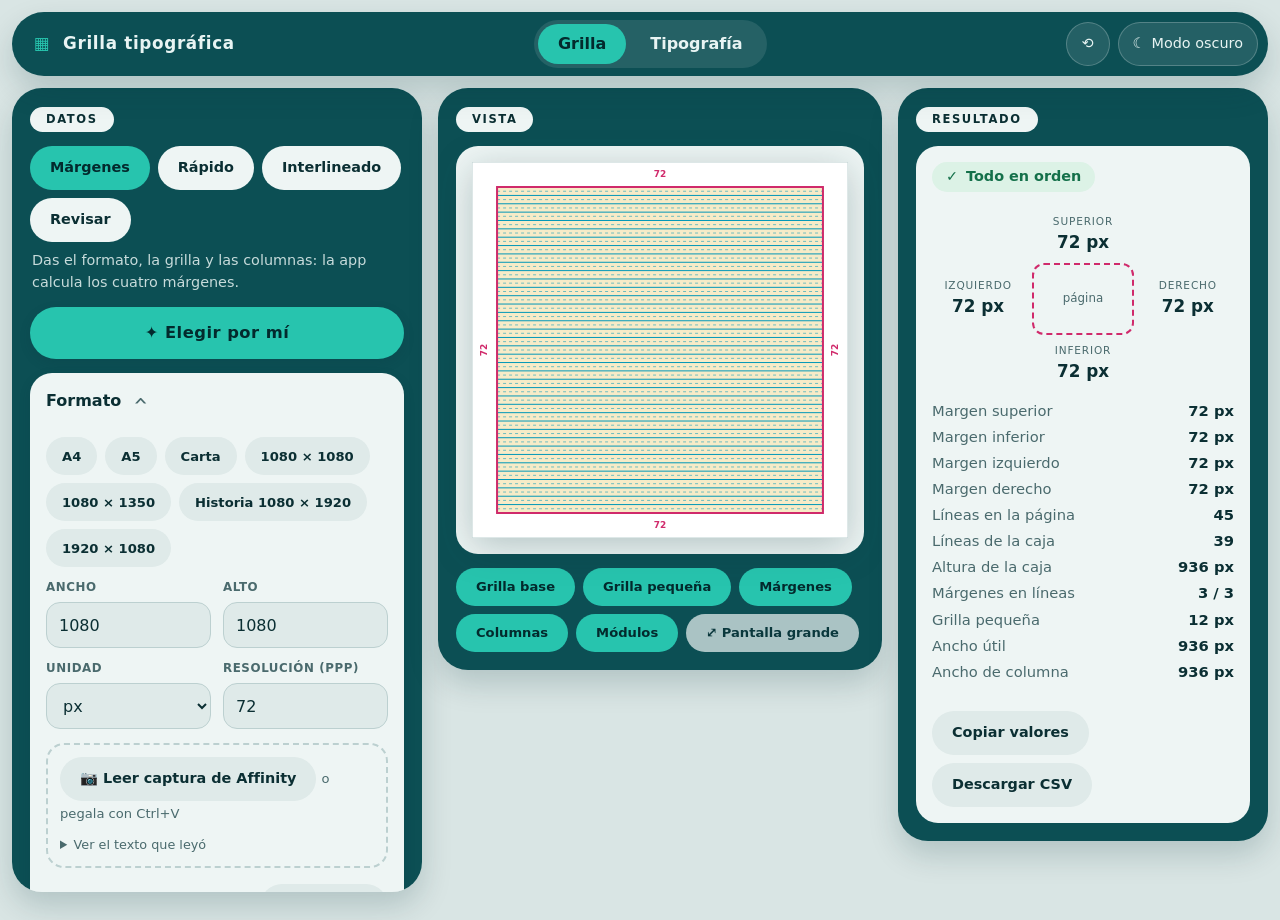
<file: index.html>
<!DOCTYPE html>
<html lang="es">
<head>
  <meta charset="UTF-8">
  <meta name="viewport" content="width=device-width, initial-scale=1, viewport-fit=cover">
  <meta name="theme-color" content="#0c4f54">
  <title>Grilla tipográfica</title>
  <link rel="stylesheet" href="estilos.css">
  <script src="tema.js"></script>
</head>
<body data-vista="datos">

  <!-- --- BARRA SUPERIOR ---------------------------------------------------------------- -->
  <header class="barra-superior">
    <h1><span class="logo" aria-hidden="true">▦</span><span class="texto-titulo"> Grilla tipográfica</span></h1>
    <nav class="secciones" aria-label="Secciones de la app">
      <button type="button" class="seccion" data-seccion="grilla" aria-current="page">Grilla</button>
      <button type="button" class="seccion" data-seccion="tipografia" aria-current="false">Tipografía</button>
    </nav>
    <div class="acciones-superiores">
      <button type="button" class="boton-icono" id="boton-restablecer" title="Restablecer datos" aria-label="Restablecer datos">⟲</button>
    </div>
  </header>

  <main class="espacio espacio-grilla">

    <!-- --- PANEL 1: DATOS ---------------------------------------------------------------- -->
    <section class="panel panel-datos" aria-labelledby="titulo-datos">
      <span class="pestana" id="titulo-datos">Datos</span>

      <div class="objetivos" role="group" aria-label="Qué querés obtener">
        <button type="button" class="chip chip-objetivo" data-objetivo="margenes">Márgenes</button>
        <button type="button" class="chip chip-objetivo" data-objetivo="rapido">Rápido</button>
        <button type="button" class="chip chip-objetivo" data-objetivo="interlineado">Interlineado</button>
        <button type="button" class="chip chip-objetivo" data-objetivo="verificar">Revisar</button>
      </div>
      <p class="descripcion-objetivo" id="descripcion-objetivo"></p>

      <button type="button" class="boton boton-sugerir" id="boton-sugerir">✦ Elegir por mí</button>

      <form id="formulario" autocomplete="off">

        <!-- --- TARJETA: FORMATO ------------------------------------------------------------ -->
        <details class="tarjeta" data-paso="formato" open>
          <summary><span class="titulo-tarjeta">Formato</span><span class="resumen" data-resumen="formato"></span></summary>
          <div class="cuerpo">
            <div class="chips-formato" id="chips-formato" aria-label="Formatos frecuentes"></div>
            <div class="fila">
              <label>Ancho<input type="number" name="ancho" min="0" step="any" inputmode="decimal"></label>
              <label>Alto<input type="number" name="alto" min="0" step="any" inputmode="decimal"></label>
            </div>
            <div class="fila">
              <label>Unidad
                <select name="unidad">
                  <option value="px">px</option><option value="pt">pt</option><option value="mm">mm</option>
                  <option value="cm">cm</option><option value="in">pulgadas</option>
                </select></label>
              <label>Resolución (ppp)<input type="number" name="ppp" min="1" step="any" inputmode="decimal"></label>
            </div>
            <div class="captura">
              <input type="file" id="archivo-captura" accept="image/*" hidden>
              <button type="button" class="chip" id="boton-captura">📷 Leer captura de Affinity</button>
              <span class="ayuda">o pegala con Ctrl+V</span>
              <p class="ayuda" id="estado-captura" aria-live="polite"></p>
              <details class="texto-leido"><summary>Ver el texto que leyó</summary><pre id="texto-leido"></pre></details>
            </div>
            <button type="button" class="chip siguiente" data-siguiente>Siguiente ›</button>
          </div>
        </details>

        <!-- --- TARJETA: GRILLA BASE ---------------------------------------------------------- -->
        <details class="tarjeta" data-paso="grilla">
          <summary><span class="titulo-tarjeta">Grilla base</span><span class="resumen" data-resumen="grilla"></span></summary>
          <div class="cuerpo">
            <div class="fila">
              <label data-objetivos="margenes rapido verificar">Interlineado<input type="number" name="interlineado" min="0" step="any" inputmode="decimal"></label>
              <label>Unidad del interlineado
                <select name="unidadInterlineado"><option value="px">px</option><option value="pt">pt</option><option value="mm">mm</option></select></label>
            </div>
            <div class="fila">
              <label data-objetivos="margenes rapido verificar">Módulos (filas)<input type="number" name="filas" min="1" step="1" inputmode="numeric"></label>
              <label data-objetivos="margenes verificar">Líneas por módulo<input type="number" name="lineasPorModulo" min="1" step="1" inputmode="numeric"></label>
            </div>
            <div class="fila">
              <label data-objetivos="margenes verificar">Líneas entre módulos<input type="number" name="lineasMedianil" min="0" step="1" inputmode="numeric"></label>
              <label data-objetivos="margenes verificar">Márgenes verticales
                <select name="modoMargenes"><option value="clasico">Clásicos</option><option value="libre">Libres</option></select></label>
            </div>
            <div class="fila">
              <label data-objetivos="rapido">Margen aproximado (opcional)<input type="number" name="margenAproximado" min="0" step="any" inputmode="decimal"></label>
              <label data-objetivos="interlineado">Margen deseado<input type="number" name="margenDeseado" min="0" step="any" inputmode="decimal"></label>
            </div>
            <div class="fila">
              <label>Grilla pequeña (para notas)
                <select name="subdivision" data-numerico><option value="2">Mitad (½)</option><option value="3">Tercio (⅓)</option><option value="4">Cuarto (¼)</option><option value="1">Sin grilla pequeña</option></select></label>
            </div>
            <p class="ayuda" data-objetivos="rapido">El espacio entre módulos es de una línea.</p>
            <button type="button" class="chip siguiente" data-siguiente>Siguiente ›</button>
          </div>
        </details>

        <!-- --- TARJETA: MÁRGENES (solo al revisar una grilla completa) ----------------------- -->
        <details class="tarjeta" data-paso="margenes">
          <summary><span class="titulo-tarjeta">Márgenes</span><span class="resumen" data-resumen="margenes"></span></summary>
          <div class="cuerpo">
            <div class="fila">
              <label>Superior<input type="number" name="margenSuperior" min="0" step="any" inputmode="decimal"></label>
              <label>Inferior<input type="number" name="margenInferior" min="0" step="any" inputmode="decimal"></label>
            </div>
            <div class="fila">
              <label>Izquierdo<input type="number" name="margenIzquierdo" min="0" step="any" inputmode="decimal"></label>
              <label>Derecho<input type="number" name="margenDerecho" min="0" step="any" inputmode="decimal"></label>
            </div>
            <p class="ayuda">Con márgenes verticales clásicos, superior e inferior se calculan solos.</p>
            <button type="button" class="chip siguiente" data-siguiente>Siguiente ›</button>
          </div>
        </details>

        <!-- --- TARJETA: COLUMNAS ------------------------------------------------------------ -->
        <details class="tarjeta" data-paso="columnas">
          <summary><span class="titulo-tarjeta">Columnas</span><span class="resumen" data-resumen="columnas"></span></summary>
          <div class="cuerpo">
            <div class="fila">
              <label>Cantidad<input type="number" name="columnas" min="1" step="1" inputmode="numeric"></label>
              <label>Medianil<input type="number" name="medianil" min="0" step="any" inputmode="decimal"></label>
            </div>
            <div class="fila">
              <label data-objetivos="margenes">Ancho de columna (opcional)<input type="number" name="anchoColumna" min="0" step="any" inputmode="decimal"></label>
            </div>
            <p class="ayuda" data-objetivos="margenes">Si lo dejás en 0, los márgenes laterales quedan iguales a los verticales.</p>
          </div>
        </details>

      </form>
      <button type="button" class="chip" id="boton-abrir-todas">Abrir todas</button>
    </section>

    <!-- --- PANEL 2: VISTA PREVIA ---------------------------------------------------------- -->
    <section class="panel panel-vista" aria-labelledby="titulo-vista">
      <span class="pestana" id="titulo-vista">Vista</span>
      <div class="lienzo" id="lienzo"></div>
      <div class="capas" role="group" aria-label="Capas del dibujo">
        <button type="button" class="chip" data-capa="lineas" aria-pressed="true">Grilla base</button>
        <button type="button" class="chip" data-capa="pequena" aria-pressed="true">Grilla pequeña</button>
        <button type="button" class="chip" data-capa="margenes" aria-pressed="true">Márgenes</button>
        <button type="button" class="chip" data-capa="columnas" aria-pressed="true">Columnas</button>
        <button type="button" class="chip" data-capa="modulos" aria-pressed="true">Módulos</button>
        <button type="button" class="chip activo" id="boton-ampliar">⤢ Pantalla grande</button>
      </div>
    </section>

    <!-- --- PANEL 3: RESULTADOS ------------------------------------------------------------ -->
    <section class="panel panel-resultados" aria-labelledby="titulo-resultado" aria-live="polite">
      <span class="pestana" id="titulo-resultado">Resultado</span>
      <div class="contenido-resultado">
        <div id="insignia" class="insignia ok"></div>
        <div id="nota-sugerencia"></div>
        <div id="mensajes"></div>
        <div class="esquema" id="esquema" hidden></div>
        <dl id="datos"></dl>
        <ul class="opciones-lista" id="opciones"></ul>
        <div class="acciones">
          <button type="button" class="chip" id="boton-copiar">Copiar valores</button>
          <button type="button" class="chip" id="boton-csv">Descargar CSV</button>
        </div>
      </div>
    </section>

  </main>

  <!-- --- SECCIÓN TIPOGRAFÍA: jerarquías sobre la grilla ------------------------------------- -->
  <main class="espacio espacio-tipo">
    <section class="panel" aria-labelledby="titulo-niveles">
      <span class="pestana" id="titulo-niveles">Jerarquía</span>
      <details class="tarjeta" open>
        <summary><span class="titulo-tarjeta">Generar escala desde la grilla</span></summary>
        <div class="cuerpo">
          <div class="fila">
            <label>Tipografía base<input id="tipo-base" list="lista-fuentes"></label>
            <label>Cuerpo (pt)<input type="number" id="tipo-cuerpo" min="4" step="0.5" inputmode="decimal"></label>
          </div>
          <div class="fila">
            <label>Razón de escala
              <select id="tipo-razon"><option value="1.125">1,125 · segunda mayor</option><option value="1.2">1,2 · tercera menor</option><option value="1.25">1,25 · tercera mayor</option><option value="1.333">1,333 · cuarta justa</option><option value="1.5">1,5 · quinta justa</option><option value="1.618">1,618 · áurea</option></select></label>
            <label>Interlineado de la grilla<input id="tipo-interlineado-base" readonly></label>
          </div>
          <div class="acciones" style="margin-top:14px">
            <button type="button" class="chip activo" id="tipo-generar">Generar niveles</button>
            <button type="button" class="chip" id="tipo-fuentes">Cargar mis fuentes</button>
          </div>
          <p class="ayuda" id="tipo-fuentes-estado">Podés escribir el nombre de cualquier tipografía instalada.</p>
        </div>
      </details>
      <div id="niveles"></div>
      <button type="button" class="chip" id="tipo-agregar">+ Agregar nivel</button>
      <datalist id="lista-fuentes"><option value="Arial"><option value="Georgia"><option value="Times New Roman"><option value="Verdana"><option value="Courier New"></datalist>
    </section>
    <section class="panel" aria-labelledby="titulo-hoja">
      <span class="pestana" id="titulo-hoja">Hoja de prueba</span>
      <div class="lienzo" id="hoja"></div>
      <div class="acciones" style="margin-top:14px">
        <button type="button" class="chip activo" id="tipo-ampliar">⤢ Pantalla grande</button>
        <button type="button" class="chip" id="tipo-copiar">Copiar paleta</button>
        <button type="button" class="chip" id="tipo-png">Exportar PNG</button>
        <button type="button" class="chip" id="tipo-pdf">Exportar PDF</button>
      </div>
      <div class="contenido-resultado" id="paleta" style="margin-top:14px"></div>
    </section>
  </main>
  <!-- --- VISOR A PANTALLA GRANDE (grilla y hoja de tipografía) ------------------------------- -->
  <dialog id="visor" aria-label="Vista ampliada">
    <div class="visor-barra">
      <strong id="visor-titulo">Vista ampliada</strong>
      <div class="acciones">
        <button type="button" class="chip" id="visor-menos" aria-label="Alejar">−</button>
        <button type="button" class="chip" id="visor-ajustar">Ajustar</button>
        <button type="button" class="chip" id="visor-mas" aria-label="Acercar">+</button>
        <button type="button" class="chip activo" id="visor-cerrar">Cerrar ✕</button>
      </div>
    </div>
    <div class="visor-cuerpo" id="visor-cuerpo"></div>
  </dialog>
  <div id="hoja-impresion" aria-hidden="true"></div>
  <style id="estilo-pagina"></style>

  <!-- --- NAVEGACIÓN INFERIOR (solo en celular) ------------------------------------------------ -->
  <nav class="pestanas-inferiores" aria-label="Secciones">
    <button type="button" class="pestana-inferior" data-ir="datos" aria-current="page">Datos</button>
    <button type="button" class="pestana-inferior" data-ir="resultados" aria-current="false">Resultado</button>
    <button type="button" class="pestana-inferior" data-ir="vista" aria-current="false">Vista</button>
  </nav>

  <script src="nucleo.js"></script>
  <script src="estado.js"></script>
  <script src="app.js"></script>
  <script src="lectura.js"></script>
  <script src="tipografia.js"></script>
</body>
</html>
</file>
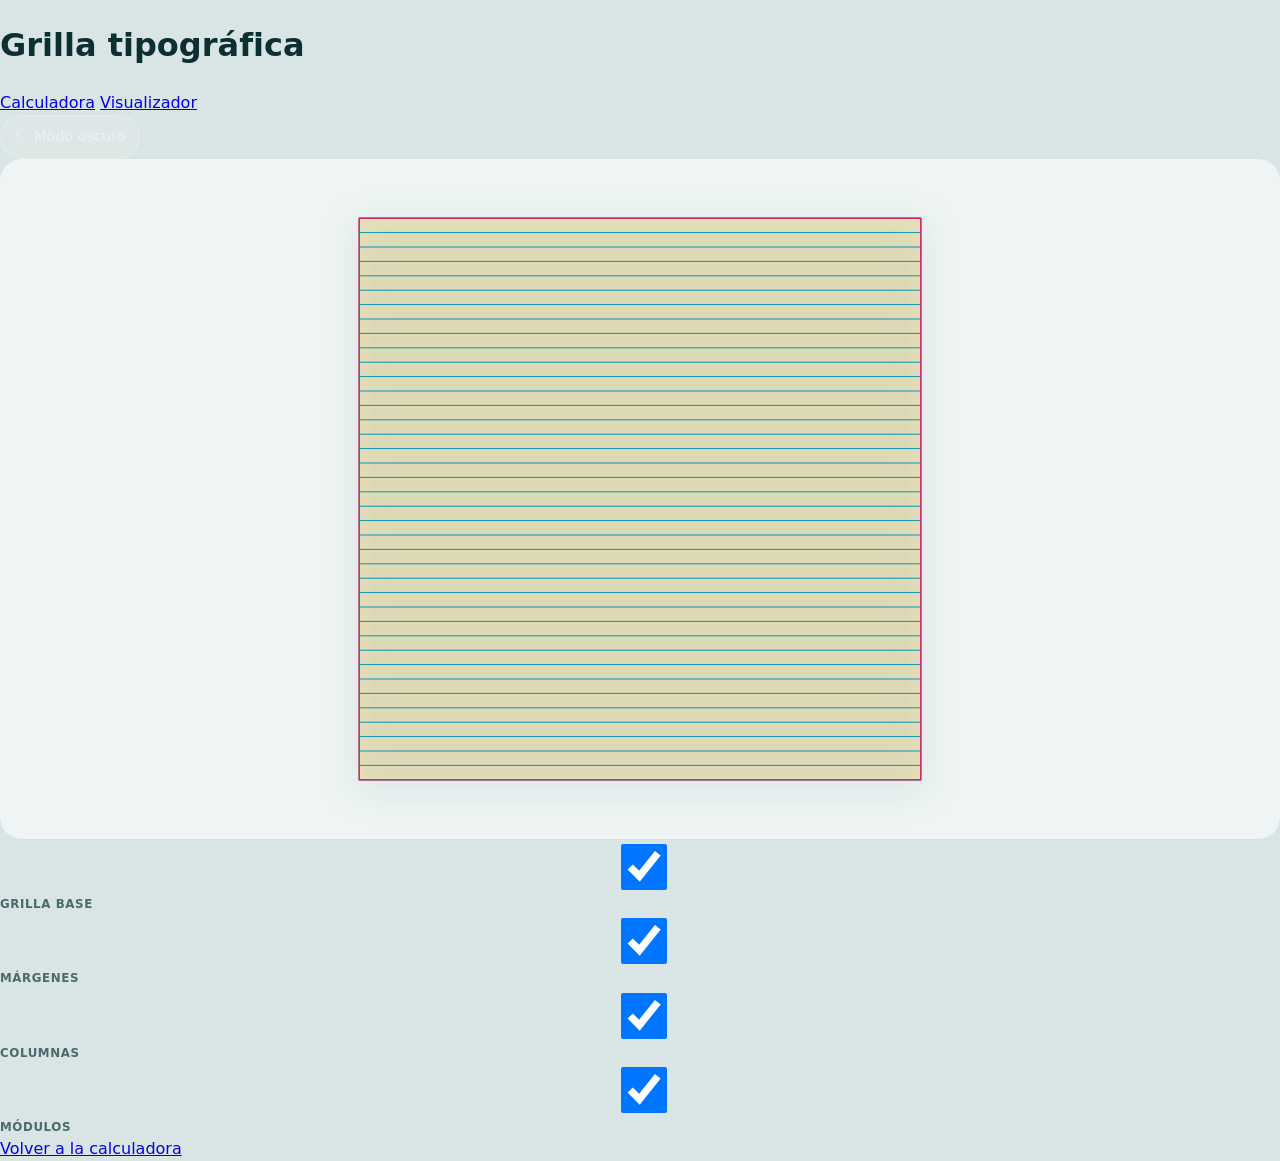
<file: visualizador.html>
<!DOCTYPE html>
<html lang="es">
<head>
  <meta charset="UTF-8">
  <meta name="viewport" content="width=device-width, initial-scale=1">
  <title>Grilla tipográfica – Visualizador</title>
  <link rel="stylesheet" href="estilos.css">
  <script src="tema.js"></script>
</head>
<body>

  <!-- --- CABECERA ------------------------------------------------------------------ -->
  <header class="cabecera">
    <h1>Grilla tipográfica</h1>
    <nav class="navegacion">
      <a href="index.html">Calculadora</a>
      <a href="visualizador.html" aria-current="page">Visualizador</a>
    </nav>
  </header>

  <main class="visualizador">

    <!-- --- LIENZO (la página dibujada en SVG) ------------------------------------------ -->
    <div class="lienzo" id="lienzo"></div>

    <!-- --- OPCIONES DE CAPAS ------------------------------------------------------------ -->
    <aside class="opciones">
      <label><input type="checkbox" id="ver-lineas" checked> Grilla base</label>
      <label><input type="checkbox" id="ver-margenes" checked> Márgenes</label>
      <label><input type="checkbox" id="ver-columnas" checked> Columnas</label>
      <label><input type="checkbox" id="ver-modulos" checked> Módulos</label>
      <div id="mensajes"></div>
      <a class="boton" href="index.html">Volver a la calculadora</a>
    </aside>

  </main>

  <script src="nucleo.js"></script>
  <script src="estado.js"></script>
  <script src="visualizador.js"></script>
</body>
</html>
</file>
<file: estilos.css>
/* =====================================================================================
   ESTILOS — espacio de trabajo en verde azulado (inspirado en la imagen de referencia)
   Paneles profundos, tarjetas claras, formas muy redondeadas, botones en píldora.
   ===================================================================================== */

/* --- MÓDULO 1: VARIABLES (claro y oscuro) ---------------------------------------------- */
:root, :root[data-tema="claro"] {
  color-scheme: light;
  --fondo: #d9e5e4; --panel: #0c4f54; --sobre-panel: #e8f4f3;
  --tarjeta: #eef5f4; --campo: #dfeae9; --hoja: #ffffff;
  --tinta: #0b2f33; --tinta-suave: #4a6a6d; --linea: #bcd0d0;
  --marca: #0c4f54; --sobre-marca: #eef7f6; --acento: #27c4ae; --sobre-acento: #032a2d;
  --cian: #0097b8; --magenta: #d02a6b; --amarillo: #d9a400;
  --error: #a8231b; --fondo-error: #fbe6e3; --aviso: #7a5a00; --fondo-aviso: #fff3c4; --ok: #14704a; --fondo-ok: #dcf2e6;
  --sombra: 0 14px 30px rgba(8, 52, 56, 0.18); --sombra-suave: 0 4px 12px rgba(8, 52, 56, 0.14);
}
:root[data-tema="oscuro"] {
  color-scheme: dark;
  --fondo: #04191b; --panel: #0a3b3f; --sobre-panel: #e4f1f0;
  --tarjeta: #0e2b2f; --campo: #0a2024; --hoja: #1a4a50;
  --tinta: #e3f0ef; --tinta-suave: #8eb0b1; --linea: #1d484d;
  --marca: #34d3bf; --sobre-marca: #032a2d; --acento: #34d3bf; --sobre-acento: #032a2d;
  --cian: #35c8e8; --magenta: #ff6aa2; --amarillo: #f2c200;
  --error: #ff8f86; --fondo-error: #3a1c1f; --aviso: #f2c200; --fondo-aviso: #33290c; --ok: #58d696; --fondo-ok: #10301f;
  --sombra: 0 14px 30px rgba(0, 0, 0, 0.45); --sombra-suave: 0 4px 12px rgba(0, 0, 0, 0.35);
}

/* --- MÓDULO 2: BASE ------------------------------------------------------------------ */
* { box-sizing: border-box; }
[hidden] { display: none !important; }
body { margin: 0; background: var(--fondo); color: var(--tinta); font: 16px/1.5 system-ui, "Segoe UI", Roboto, sans-serif; font-variant-numeric: tabular-nums; }
:focus-visible { outline: 3px solid var(--acento); outline-offset: 2px; }
@media (prefers-reduced-motion: reduce) { * { transition: none !important; animation: none !important; } }

/* --- MÓDULO 3: BARRA SUPERIOR ------------------------------------------------------------ */
.barra-superior { position: sticky; top: 0; z-index: 20; display: flex; align-items: center; justify-content: space-between; gap: 12px; margin: 12px; padding: 8px 10px 8px 22px; background: var(--panel); color: var(--sobre-panel); border-radius: 999px; box-shadow: var(--sombra); }
.barra-superior h1 { margin: 0; font-size: 1.05rem; letter-spacing: 0.04em; white-space: nowrap; }
.logo { color: var(--acento); margin-right: 6px; }
.acciones-superiores { display: flex; gap: 8px; }
.boton-icono, .boton-tema { display: inline-flex; align-items: center; justify-content: center; gap: 6px; min-width: 44px; height: 44px; padding: 0 14px; font: inherit; font-size: 0.9rem; color: var(--sobre-panel); background: rgba(255, 255, 255, 0.1); border: 1px solid rgba(255, 255, 255, 0.22); border-radius: 999px; cursor: pointer; transition: background 0.15s; }
.boton-icono:hover, .boton-tema:hover { background: rgba(255, 255, 255, 0.2); }

/* --- MÓDULO 4: ESPACIO DE TRABAJO (3 zonas en escritorio) ----------------------------------- */
.espacio { display: grid; gap: 16px; align-items: start; max-width: 1600px; margin: 0 auto; padding: 0 12px 28px;
  grid-template-columns: minmax(340px, 410px) minmax(0, 1fr) minmax(300px, 370px); grid-template-areas: "datos vista resultados"; }
.panel-datos { grid-area: datos; } .panel-vista { grid-area: vista; } .panel-resultados { grid-area: resultados; }
.panel { background: var(--panel); color: var(--sobre-panel); border-radius: 30px; padding: 18px; box-shadow: var(--sombra); }
.pestana { display: inline-block; margin-bottom: 14px; padding: 4px 16px; border-radius: 999px; background: var(--tarjeta); color: var(--tinta); font-size: 0.72rem; font-weight: 700; letter-spacing: 0.14em; text-transform: uppercase; }
@media (min-width: 1100px) {
  .panel { position: sticky; top: 80px; max-height: calc(100dvh - 96px); overflow-y: auto; }
}

/* --- MÓDULO 5: OBJETIVOS Y BOTONES -------------------------------------------------------------- */
.objetivos { display: flex; flex-wrap: wrap; gap: 8px; }
.descripcion-objetivo { margin: 8px 2px 14px; font-size: 0.9rem; color: var(--sobre-panel); opacity: 0.85; }
.chip { display: inline-flex; align-items: center; justify-content: center; gap: 8px; min-height: 44px; padding: 0 18px; font: inherit; font-size: 0.9rem; font-weight: 600; color: var(--tinta); background: var(--tarjeta); border: 2px solid transparent; border-radius: 999px; cursor: pointer; white-space: nowrap; transition: transform 0.12s, border-color 0.15s, background 0.15s; }
.chip:hover { border-color: var(--acento); }
.chip:active { transform: scale(0.97); }
.chip[aria-pressed="true"] { background: var(--acento); color: var(--sobre-acento); }
.tarjeta .chip { background: var(--campo); }
.tarjeta .chip[aria-pressed="true"], .tarjeta .chip.activo { background: var(--acento); color: var(--sobre-acento); }
.boton-sugerir { width: 100%; min-height: 52px; margin-bottom: 14px; font: inherit; font-size: 1.02rem; font-weight: 800; letter-spacing: 0.03em; color: var(--sobre-acento); background: var(--acento); border: 0; border-radius: 999px; box-shadow: var(--sombra-suave); cursor: pointer; transition: transform 0.12s, filter 0.15s; }
.boton-sugerir:hover { filter: brightness(1.08); }
.boton-sugerir:active { transform: scale(0.98); }
#boton-abrir-todas { margin-top: 4px; }

/* --- MÓDULO 6: TARJETAS DESPLEGABLES -------------------------------------------------------------- */
.tarjeta { margin-bottom: 12px; background: var(--tarjeta); color: var(--tinta); border-radius: 22px; box-shadow: var(--sombra-suave); overflow: hidden; }
.tarjeta > summary { display: flex; align-items: center; gap: 10px; min-height: 56px; padding: 10px 16px; cursor: pointer; list-style: none; }
.tarjeta > summary::-webkit-details-marker { display: none; }
.tarjeta > summary::after { content: "›"; margin-left: 4px; font-size: 1.5rem; line-height: 1; color: var(--tinta-suave); transform: rotate(90deg); transition: transform 0.2s; }
.tarjeta[open] > summary::after { transform: rotate(-90deg); }
.titulo-tarjeta { font-weight: 800; }
.resumen { margin-left: auto; min-width: 0; font-size: 0.8rem; color: var(--tinta-suave); text-align: right; overflow: hidden; text-overflow: ellipsis; white-space: nowrap; }
.tarjeta[open] .resumen { display: none; }
.tarjeta[open] > summary { margin-bottom: -4px; }
.cuerpo { padding: 4px 16px 18px; }
.fila { display: grid; grid-template-columns: 1fr 1fr; gap: 12px; margin-top: 12px; }
label { display: block; min-width: 0; font-size: 0.74rem; font-weight: 700; letter-spacing: 0.05em; text-transform: uppercase; color: var(--tinta-suave); }
input, select { width: 100%; height: 46px; margin-top: 5px; padding: 0 12px; font: inherit; font-size: 1rem; font-weight: 500; letter-spacing: 0; text-transform: none; color: var(--tinta); background: var(--campo); border: 1px solid var(--linea); border-radius: 14px; }
input:disabled { opacity: 0.5; }
.ayuda { margin: 10px 0 0; font-size: 0.82rem; color: var(--tinta-suave); }
.chips-formato { display: flex; flex-wrap: wrap; gap: 8px; margin-top: 8px; }
.chips-formato .chip { min-height: 38px; padding: 0 14px; font-size: 0.82rem; }
.captura { margin-top: 14px; padding: 12px; border: 2px dashed var(--linea); border-radius: 18px; }
.texto-leido { margin-top: 6px; font-size: 0.8rem; color: var(--tinta-suave); }
.texto-leido pre { margin: 6px 0 0; white-space: pre-wrap; }
.siguiente { margin-top: 16px; float: right; }
.cuerpo::after { content: ""; display: block; clear: both; }

/* --- MÓDULO 7: VISTA PREVIA --------------------------------------------------------------------------- */
.lienzo { display: flex; align-items: center; justify-content: center; min-height: 280px; padding: 16px; background: var(--tarjeta); border-radius: 22px; }
.lienzo svg { display: block; width: 100%; height: auto; max-height: min(72dvh, 760px); filter: drop-shadow(0 8px 18px rgba(8, 52, 56, 0.25)); }
.vacio { max-width: 28ch; margin: 0; color: var(--tinta-suave); text-align: center; }
.capas { display: flex; flex-wrap: wrap; gap: 8px; margin-top: 14px; }
.capas .chip { min-height: 38px; font-size: 0.82rem; opacity: 0.7; }
.capas .chip[aria-pressed="true"] { opacity: 1; }

/* --- MÓDULO 8: RESULTADOS Y ESTADO ----------------------------------------------------------------------- */
.contenido-resultado { padding: 16px; background: var(--tarjeta); color: var(--tinta); border-radius: 22px; }
.insignia { display: inline-flex; align-items: center; gap: 8px; margin-bottom: 10px; padding: 4px 14px; border-radius: 999px; font-weight: 800; font-size: 0.9rem; }
.insignia::before, .mensaje::before { font-weight: 800; }
.insignia.ok { background: var(--fondo-ok); color: var(--ok); } .insignia.aviso { background: var(--fondo-aviso); color: var(--aviso); } .insignia.error { background: var(--fondo-error); color: var(--error); }
.insignia.ok::before, .mensaje.ok::before { content: "✓"; } .insignia.aviso::before, .mensaje.aviso::before { content: "!"; } .insignia.error::before, .mensaje.error::before { content: "✕"; }
.mensaje { display: flex; gap: 10px; margin: 8px 0; padding: 10px 12px; border-left: 4px solid; border-radius: 10px; font-size: 0.9rem; }
.mensaje.error { border-color: var(--error); background: var(--fondo-error); color: var(--error); }
.mensaje.aviso { border-color: var(--amarillo); background: var(--fondo-aviso); color: var(--aviso); }
.mensaje.ok { border-color: var(--ok); background: var(--fondo-ok); color: var(--ok); }
.esquema { display: grid; grid-template-columns: 1fr minmax(80px, 1.1fr) 1fr; gap: 8px; align-items: center; margin: 12px 0 16px; text-align: center; }
.esquema .m span { display: block; font-size: 0.66rem; letter-spacing: 0.08em; text-transform: uppercase; color: var(--tinta-suave); }
.esquema .m strong { font-size: 1.05rem; }
.esquema .sup { grid-column: 2; } .esquema .izq { grid-column: 1; grid-row: 2; } .esquema .der { grid-column: 3; grid-row: 2; } .esquema .inf { grid-column: 2; grid-row: 3; }
.esquema .pagina { grid-column: 2; grid-row: 2; display: grid; place-items: center; min-height: 72px; border: 2px dashed var(--magenta); border-radius: 12px; font-size: 0.74rem; color: var(--tinta-suave); }
dl { display: grid; grid-template-columns: 1fr auto; gap: 4px 16px; margin: 0 0 14px; font-size: 0.92rem; }
dt { color: var(--tinta-suave); } dd { margin: 0; font-weight: 700; text-align: right; }
.opciones-lista { display: grid; gap: 8px; margin: 0 0 14px; padding: 0; list-style: none; }
.opcion { display: flex; align-items: center; justify-content: space-between; gap: 10px; width: 100%; min-height: 56px; padding: 8px 16px; font: inherit; color: var(--tinta); text-align: left; background: var(--campo); border: 2px solid transparent; border-radius: 16px; cursor: pointer; transition: border-color 0.15s; }
.opcion:hover { border-color: var(--acento); }
.opcion strong { display: block; } .opcion small { color: var(--tinta-suave); }
.opcion::after { content: "Usar ›"; font-size: 0.8rem; font-weight: 700; color: var(--marca); }
.acciones { display: flex; flex-wrap: wrap; gap: 8px; }
.contenido-resultado .chip { background: var(--campo); }

/* --- MÓDULO 9: NAVEGACIÓN INFERIOR (celular) -------------------------------------------------------------- */
.pestanas-inferiores { display: none; }

/* --- MÓDULO 10: TABLET --------------------------------------------------------------------------------------- */
@media (max-width: 1099px) {
  .espacio { grid-template-columns: minmax(0, 1fr) minmax(0, 1fr); grid-template-areas: "datos vista" "datos resultados"; }
}

/* --- MÓDULO 11: CELULAR -------------------------------------------------------------------------------------- */
@media (max-width: 699px) {
  .barra-superior { margin: 8px; padding-left: 16px; }
  .barra-superior h1 { font-size: 0.95rem; }
  .etiqueta-tema { display: none; }
  .boton-tema { padding: 0; width: 44px; }
  .espacio { display: block; padding: 0 8px calc(96px + env(safe-area-inset-bottom)); }
  .panel { display: none; padding: 14px; border-radius: 26px; }
  body[data-vista="datos"] .panel-datos, body[data-vista="vista"] .panel-vista, body[data-vista="resultados"] .panel-resultados { display: block; }
  .pestanas-inferiores { position: fixed; left: 10px; right: 10px; bottom: calc(10px + env(safe-area-inset-bottom)); z-index: 30; display: flex; gap: 4px; padding: 6px; background: var(--panel); border-radius: 999px; box-shadow: var(--sombra); }
  .pestana-inferior { flex: 1; min-height: 48px; font: inherit; font-weight: 700; color: var(--sobre-panel); background: transparent; border: 0; border-radius: 999px; cursor: pointer; }
  .pestana-inferior[aria-current="page"] { background: var(--acento); color: var(--sobre-acento); }
  .lienzo { min-height: 240px; padding: 10px; } .lienzo svg { max-height: 62dvh; }
  .fila { gap: 10px; }
}

/* --- MÓDULO 12: SECCIÓN TIPOGRAFÍA ----------------------------------------------------------------- */
.secciones { display: flex; gap: 4px; padding: 4px; background: rgba(255, 255, 255, 0.1); border-radius: 999px; }
.seccion { min-height: 40px; padding: 0 20px; font: inherit; font-weight: 700; color: var(--sobre-panel); background: transparent; border: 0; border-radius: 999px; cursor: pointer; }
.seccion[aria-current="page"] { background: var(--acento); color: var(--sobre-acento); }
.espacio-tipo { display: none; grid-template-columns: minmax(340px, 500px) minmax(0, 1fr); }
body[data-seccion="tipografia"] .espacio-tipo { display: grid; }
body[data-seccion="tipografia"] .espacio-grilla, body[data-seccion="tipografia"] .pestanas-inferiores { display: none; }
.nivel { margin-bottom: 12px; padding: 14px 16px; background: var(--tarjeta); color: var(--tinta); border-radius: 22px; box-shadow: var(--sombra-suave); }
.fila.tres { grid-template-columns: 1fr 1fr 1fr; }
.fila.tres input, .fila.tres select { padding: 0 8px; }
.estado-nivel { margin: 10px 0 0; font-size: 0.82rem; font-weight: 700; }
.estado-nivel.ok { color: var(--ok); } .estado-nivel.aviso { color: var(--aviso); }
.nivel .acciones { margin-top: 10px; } .nivel .chip { min-height: 38px; padding: 0 14px; font-size: 0.82rem; background: var(--campo); }
.linea-paleta { display: flex; justify-content: space-between; gap: 12px; padding: 8px 0; border-bottom: 1px solid var(--linea); font-size: 0.92rem; }
.linea-paleta small { font-weight: 700; } .linea-paleta .ok { color: var(--ok); } .linea-paleta .aviso { color: var(--aviso); }
.panel-niveles-vacio { color: var(--tinta-suave); }
#hoja-impresion { display: none; }
@media print { body > *:not(#hoja-impresion) { display: none !important; } #hoja-impresion { display: block !important; } body { background: #fff; } }
@media (max-width: 1099px) { .espacio-tipo { grid-template-columns: minmax(0, 1fr); } }
@media (max-width: 699px) {
  .barra-superior h1 .texto-titulo { display: none; }
  .seccion { padding: 0 14px; }
  .espacio-tipo .panel { display: block; margin-bottom: 12px; }
  body[data-seccion="tipografia"] .espacio-tipo { display: block; padding-bottom: 24px; }
  .fila.tres { grid-template-columns: 1fr 1fr; }
}

/* --- MÓDULO 13: VISOR A PANTALLA GRANDE ---------------------------------------------------------------- */
#visor { width: 100vw; height: 100dvh; max-width: none; max-height: none; margin: 0; padding: 0; border: 0; background: var(--fondo); color: var(--tinta); }
#visor[open] { display: flex; flex-direction: column; }
#visor::backdrop { background: rgba(0, 0, 0, 0.6); }
.visor-barra { display: flex; flex-wrap: wrap; align-items: center; justify-content: space-between; gap: 10px; padding: 10px 16px; background: var(--panel); color: var(--sobre-panel); }
.visor-cuerpo { flex: 1; display: flex; justify-content: center; align-items: flex-start; padding: 16px; overflow: auto; }
.visor-cuerpo svg { display: block; flex: none; box-shadow: var(--sombra); }
</file>
